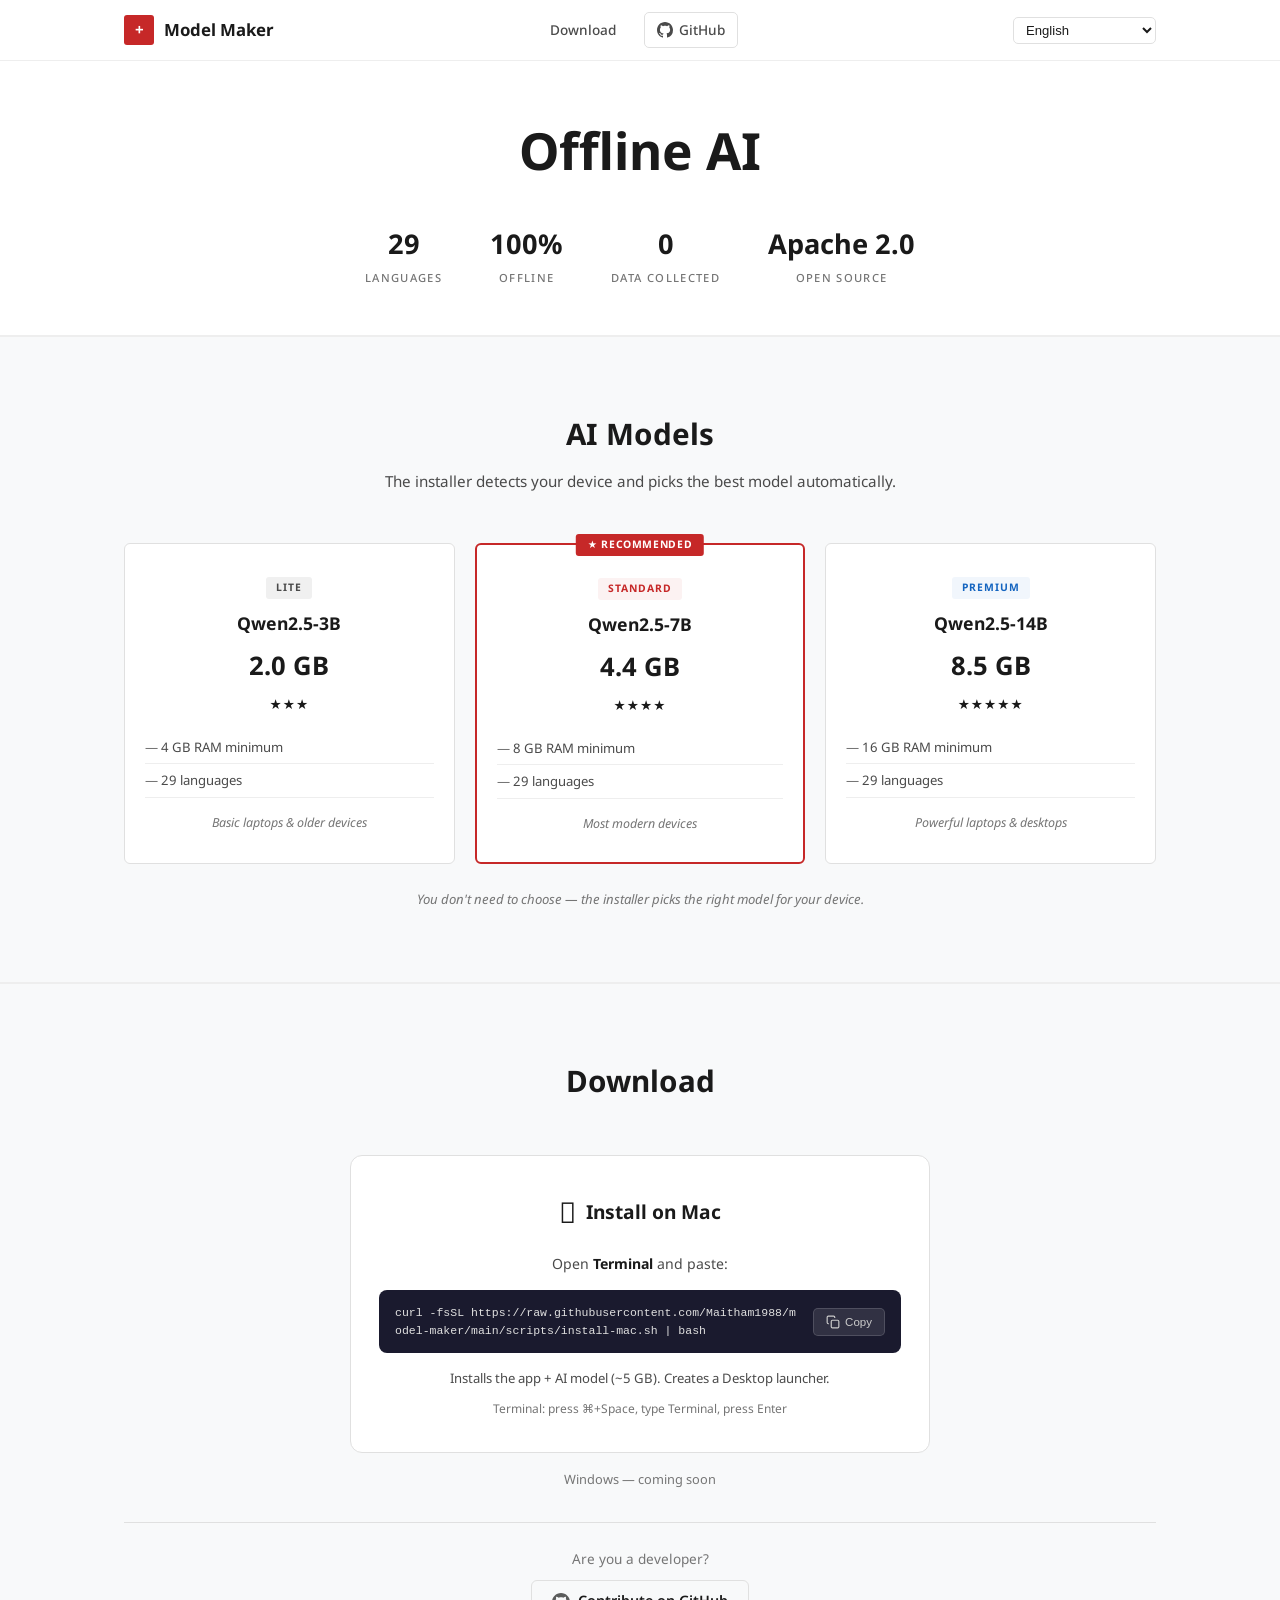
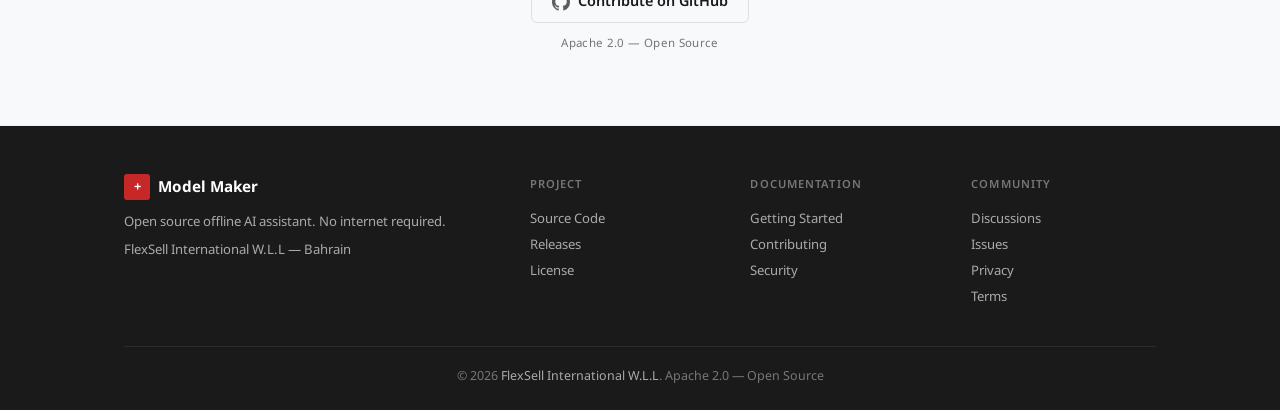
<file: website/index.html>
<!DOCTYPE html>
<html lang="en" dir="ltr">
<head>
    <meta charset="UTF-8">
    <meta name="viewport" content="width=device-width, initial-scale=1.0">
    <meta name="description" content="Model Maker — Open source offline AI assistant. Runs on your device. No internet. No data collection. 29 languages.">
    <meta name="keywords" content="offline AI, survival AI, humanitarian AI, open source, emergency AI, engineering AI">
    <meta name="author" content="FlexSell International W.L.L">
    <meta property="og:title" content="Model Maker — Offline AI">
    <meta property="og:description" content="Open source offline AI that works without internet. For emergencies, survival, and general use. 29 languages.">
    <meta property="og:type" content="website">
    <link rel="icon" type="image/svg+xml" href="assets/favicon.svg">
    <title>Model Maker — Offline AI</title>
    <link rel="preconnect" href="https://fonts.googleapis.com">
    <link rel="preconnect" href="https://fonts.gstatic.com" crossorigin>
    <link href="https://fonts.googleapis.com/css2?family=Noto+Sans:ital,wght@0,400;0,600;0,700;1,400&family=Noto+Sans+Arabic:wght@400;600;700&family=Noto+Sans+Devanagari:wght@400;600;700&family=Noto+Sans+Bengali:wght@400;600;700&family=Noto+Sans+Thai:wght@400;600;700&display=swap" rel="stylesheet">
    <link rel="stylesheet" href="css/style.css">
</head>
<body>

<!-- ─── Navigation ─────────────────────────────────────────── -->
<nav class="navbar" id="navbar">
    <div class="nav-container">
        <a href="#" class="nav-logo">
            <span class="logo-icon">+</span>
            <span class="logo-text">Model Maker</span>
        </a>
        <div class="nav-links" id="navLinks">
            <a href="#download" data-i18n="nav_download">Download</a>
            <a href="https://github.com/Maitham1988/model-maker" class="nav-github" target="_blank" rel="noopener">
                <svg width="16" height="16" viewBox="0 0 16 16" fill="currentColor"><path d="M8 0C3.58 0 0 3.58 0 8c0 3.54 2.29 6.53 5.47 7.59.4.07.55-.17.55-.38 0-.19-.01-.82-.01-1.49-2.01.37-2.53-.49-2.69-.94-.09-.23-.48-.94-.82-1.13-.28-.15-.68-.52-.01-.53.63-.01 1.08.58 1.23.82.72 1.21 1.87.87 2.33.66.07-.52.28-.87.51-1.07-1.78-.2-3.64-.89-3.64-3.95 0-.87.31-1.59.82-2.15-.08-.2-.36-1.02.08-2.12 0 0 .67-.21 2.2.82.64-.18 1.32-.27 2-.27.68 0 1.36.09 2 .27 1.53-1.04 2.2-.82 2.2-.82.44 1.1.16 1.92.08 2.12.51.56.82 1.27.82 2.15 0 3.07-1.87 3.75-3.65 3.95.29.25.54.73.54 1.48 0 1.07-.01 1.93-.01 2.2 0 .21.15.46.55.38A8.013 8.013 0 0016 8c0-4.42-3.58-8-8-8z"/></svg>
                GitHub
            </a>
        </div>
        <div class="nav-right">
            <select id="langSwitcher" class="lang-switcher" aria-label="Language">
                <option value="en">English</option>
                <option value="ar">العربية</option>
                <option value="fr">Français</option>
                <option value="es">Español</option>
                <option value="de">Deutsch</option>
                <option value="zh">中文</option>
                <option value="ja">日本語</option>
                <option value="ko">한국어</option>
                <option value="hi">हिन्दी</option>
                <option value="ur">اردو</option>
                <option value="fa">فارسی</option>
                <option value="tr">Türkçe</option>
                <option value="ru">Русский</option>
                <option value="pt">Português</option>
                <option value="it">Italiano</option>
                <option value="nl">Nederlands</option>
                <option value="pl">Polski</option>
                <option value="uk">Українська</option>
                <option value="ms">Bahasa Melayu</option>
                <option value="id">Bahasa Indonesia</option>
                <option value="th">ภาษาไทย</option>
                <option value="vi">Tiếng Việt</option>
                <option value="bn">বাংলা</option>
                <option value="ta">தமிழ்</option>
                <option value="sw">Kiswahili</option>
                <option value="he">עברית</option>
                <option value="ku">Kurdî</option>
                <option value="ps">پښتو</option>
            </select>
            <button class="nav-toggle" id="navToggle" aria-label="Menu">
                <span></span><span></span><span></span>
            </button>
        </div>
    </div>
</nav>

<!-- ─── Hero (Stats Only) ───────────────────────────────────── -->
<section class="hero" id="hero">
    <div class="container hero-content">
        <h1 class="hero-title" style="margin-bottom:40px">
            <span data-i18n="hero_title">Offline AI</span>
        </h1>
        <div class="hero-stats">
            <div class="stat">
                <span class="stat-number">29</span>
                <span class="stat-label" data-i18n="hero_stat_languages">Languages</span>
            </div>
            <div class="stat">
                <span class="stat-number">100%</span>
                <span class="stat-label" data-i18n="hero_stat_offline">Offline</span>
            </div>
            <div class="stat">
                <span class="stat-number">0</span>
                <span class="stat-label" data-i18n="hero_stat_tracking">Data Collected</span>
            </div>
            <div class="stat">
                <span class="stat-number">Apache 2.0</span>
                <span class="stat-label" data-i18n="hero_stat_opensource">Open Source</span>
            </div>
        </div>
    </div>
</section>

<!-- ─── Models ──────────────────────────────────────────────── -->
<section class="section models-section" id="models">
    <div class="container">
        <div class="section-header">
            <h2 data-i18n="models_title_v2">AI Models</h2>
            <p data-i18n="models_subtitle_v2">The installer auto-detects your device and picks the best model. Here's what powers Model Maker.</p>
        </div>
        <div class="models-grid">
            <div class="model-card">
                <div class="model-tier lite"><span data-i18n="model_lite">Lite</span></div>
                <h3>Qwen2.5-3B</h3>
                <div class="model-size">2.0 GB</div>
                <div class="model-stars">&#9733;&#9733;&#9733;</div>
                <ul class="model-specs"><li data-i18n="model_ram_4">4 GB RAM minimum</li><li data-i18n="model_languages">29 languages</li></ul>
                <div class="model-best" data-i18n="model_lite_best">Older phones &amp; basic laptops</div>
            </div>
            <div class="model-card model-card-featured">
                <div class="model-badge" data-i18n="model_recommended">&#9733; Recommended</div>
                <div class="model-tier standard"><span data-i18n="model_standard">Standard</span></div>
                <h3>Qwen2.5-7B</h3>
                <div class="model-size">4.4 GB</div>
                <div class="model-stars">&#9733;&#9733;&#9733;&#9733;</div>
                <ul class="model-specs"><li data-i18n="model_ram_8">8 GB RAM minimum</li><li data-i18n="model_languages">29 languages</li></ul>
                <div class="model-best" data-i18n="model_standard_best">Most modern devices</div>
            </div>
            <div class="model-card">
                <div class="model-tier premium"><span data-i18n="model_premium">Premium</span></div>
                <h3>Qwen2.5-14B</h3>
                <div class="model-size">8.5 GB</div>
                <div class="model-stars">&#9733;&#9733;&#9733;&#9733;&#9733;</div>
                <ul class="model-specs"><li data-i18n="model_ram_16">16 GB RAM minimum</li><li data-i18n="model_languages">29 languages</li></ul>
                <div class="model-best" data-i18n="model_premium_best">Powerful laptops &amp; desktops</div>
            </div>
        </div>
        <p class="models-auto-note" data-i18n="models_auto_note">You don't need to choose — the installer picks the right model for your device automatically.</p>
    </div>
</section>

<!-- ─── Download ───────────────────────────────────────────── -->
<section class="section download-section" id="download">
    <div class="container">
        <div class="section-header">
            <h2 data-i18n="download_title">Download</h2>
        </div>

        <!-- Main Download -->
        <div class="download-main">
            <div class="download-mac-box">
                <div class="download-mac-header">
                    <span class="download-mac-icon">&#63743;</span>
                    <span data-i18n="download_mac_label">Install on Mac</span>
                </div>
                <p class="download-mac-instruction"><span data-i18n="download_mac_howto">Open Terminal and paste:</span></p>
                <div class="download-cmd-box" onclick="copyInstallCmd(this)">
                    <code>curl -fsSL https://raw.githubusercontent.com/Maitham1988/model-maker/main/scripts/install-mac.sh | bash</code>
                    <button class="download-copy-btn" aria-label="Copy">
                        <svg width="16" height="16" viewBox="0 0 24 24" fill="none" stroke="currentColor" stroke-width="2"><rect x="9" y="9" width="13" height="13" rx="2"/><path d="M5 15H4a2 2 0 01-2-2V4a2 2 0 012-2h9a2 2 0 012 2v1"/></svg>
                        <span data-i18n="download_copy">Copy</span>
                    </button>
                </div>
                <p class="download-mac-steps" data-i18n="download_mac_steps_v2">Installs the app + AI model (~5 GB). Creates a Desktop launcher. Done.</p>
                <p class="download-mac-hint" data-i18n="download_mac_hint">Terminal: press &#8984;+Space, type Terminal, press Enter</p>
            </div>
            <p class="download-windows-note" data-i18n="download_win_desc">Windows &mdash; coming soon</p>
        </div>

        <!-- Developer / Open Source -->
        <div class="download-developer">
            <p data-i18n="download_dev_tip">Are you a developer?</p>
            <a href="https://github.com/Maitham1988/model-maker" class="download-github-link" target="_blank" rel="noopener">
                <svg width="18" height="18" viewBox="0 0 16 16" fill="currentColor"><path d="M8 0C3.58 0 0 3.58 0 8c0 3.54 2.29 6.53 5.47 7.59.4.07.55-.17.55-.38 0-.19-.01-.82-.01-1.49-2.01.37-2.53-.49-2.69-.94-.09-.23-.48-.94-.82-1.13-.28-.15-.68-.52-.01-.53.63-.01 1.08.58 1.23.82.72 1.21 1.87.87 2.33.66.07-.52.28-.87.51-1.07-1.78-.2-3.64-.89-3.64-3.95 0-.87.31-1.59.82-2.15-.08-.2-.36-1.02.08-2.12 0 0 .67-.21 2.2.82.64-.18 1.32-.27 2-.27.68 0 1.36.09 2 .27 1.53-1.04 2.2-.82 2.2-.82.44 1.1.16 1.92.08 2.12.51.56.82 1.27.82 2.15 0 3.07-1.87 3.75-3.65 3.95.29.25.54.73.54 1.48 0 1.07-.01 1.93-.01 2.2 0 .21.15.46.55.38A8.013 8.013 0 0016 8c0-4.42-3.58-8-8-8z"/></svg>
                <span data-i18n="download_dev_github">Contribute on GitHub</span>
            </a>
            <span class="download-dev-badge">Apache 2.0 &mdash; Open Source</span>
        </div>
    </div>
</section>

<!-- ─── Footer ─────────────────────────────────────────────── -->
<footer class="footer">
    <div class="container">
        <div class="footer-grid">
            <div class="footer-brand">
                <div class="footer-logo">
                    <span class="logo-icon">+</span>
                    <span class="logo-text">Model Maker</span>
                </div>
                <p data-i18n="footer_desc">Open source offline AI assistant. Works without internet.</p>
                <p class="footer-org">
                    <a href="https://flexsell.com" target="_blank" rel="noopener">FlexSell International W.L.L</a>
                    &mdash; Bahrain
                </p>
            </div>
            <div class="footer-links">
                <h4 data-i18n="footer_project">Project</h4>
                <a href="https://github.com/Maitham1988/model-maker" data-i18n="footer_source">Source Code</a>
                <a href="https://github.com/Maitham1988/model-maker/releases">Releases</a>
                <a href="https://github.com/Maitham1988/model-maker/blob/main/LICENSE">License</a>
            </div>
            <div class="footer-links">
                <h4 data-i18n="footer_docs">Documentation</h4>
                <a href="https://github.com/Maitham1988/model-maker/blob/main/docs/getting-started.md">Getting Started</a>
                <a href="https://github.com/Maitham1988/model-maker/blob/main/CONTRIBUTING.md">Contributing</a>
                <a href="https://github.com/Maitham1988/model-maker/blob/main/SECURITY.md">Security</a>
            </div>
            <div class="footer-links">
                <h4 data-i18n="footer_community">Community</h4>
                <a href="https://github.com/Maitham1988/model-maker/discussions">Discussions</a>
                <a href="https://github.com/Maitham1988/model-maker/issues">Issues</a>
                <a href="privacy.html">Privacy</a>
                <a href="terms.html">Terms</a>
            </div>
        </div>
        <div class="footer-bottom">
            <p>&copy; 2026 <a href="https://flexsell.com" target="_blank" rel="noopener">FlexSell International W.L.L</a>. <span data-i18n="footer_rights">Apache 2.0 &mdash; Open Source</span></p>
        </div>
    </div>
</footer>

<script src="js/i18n.js"></script>
<script src="js/main.js"></script>
</body>
</html>
</file>
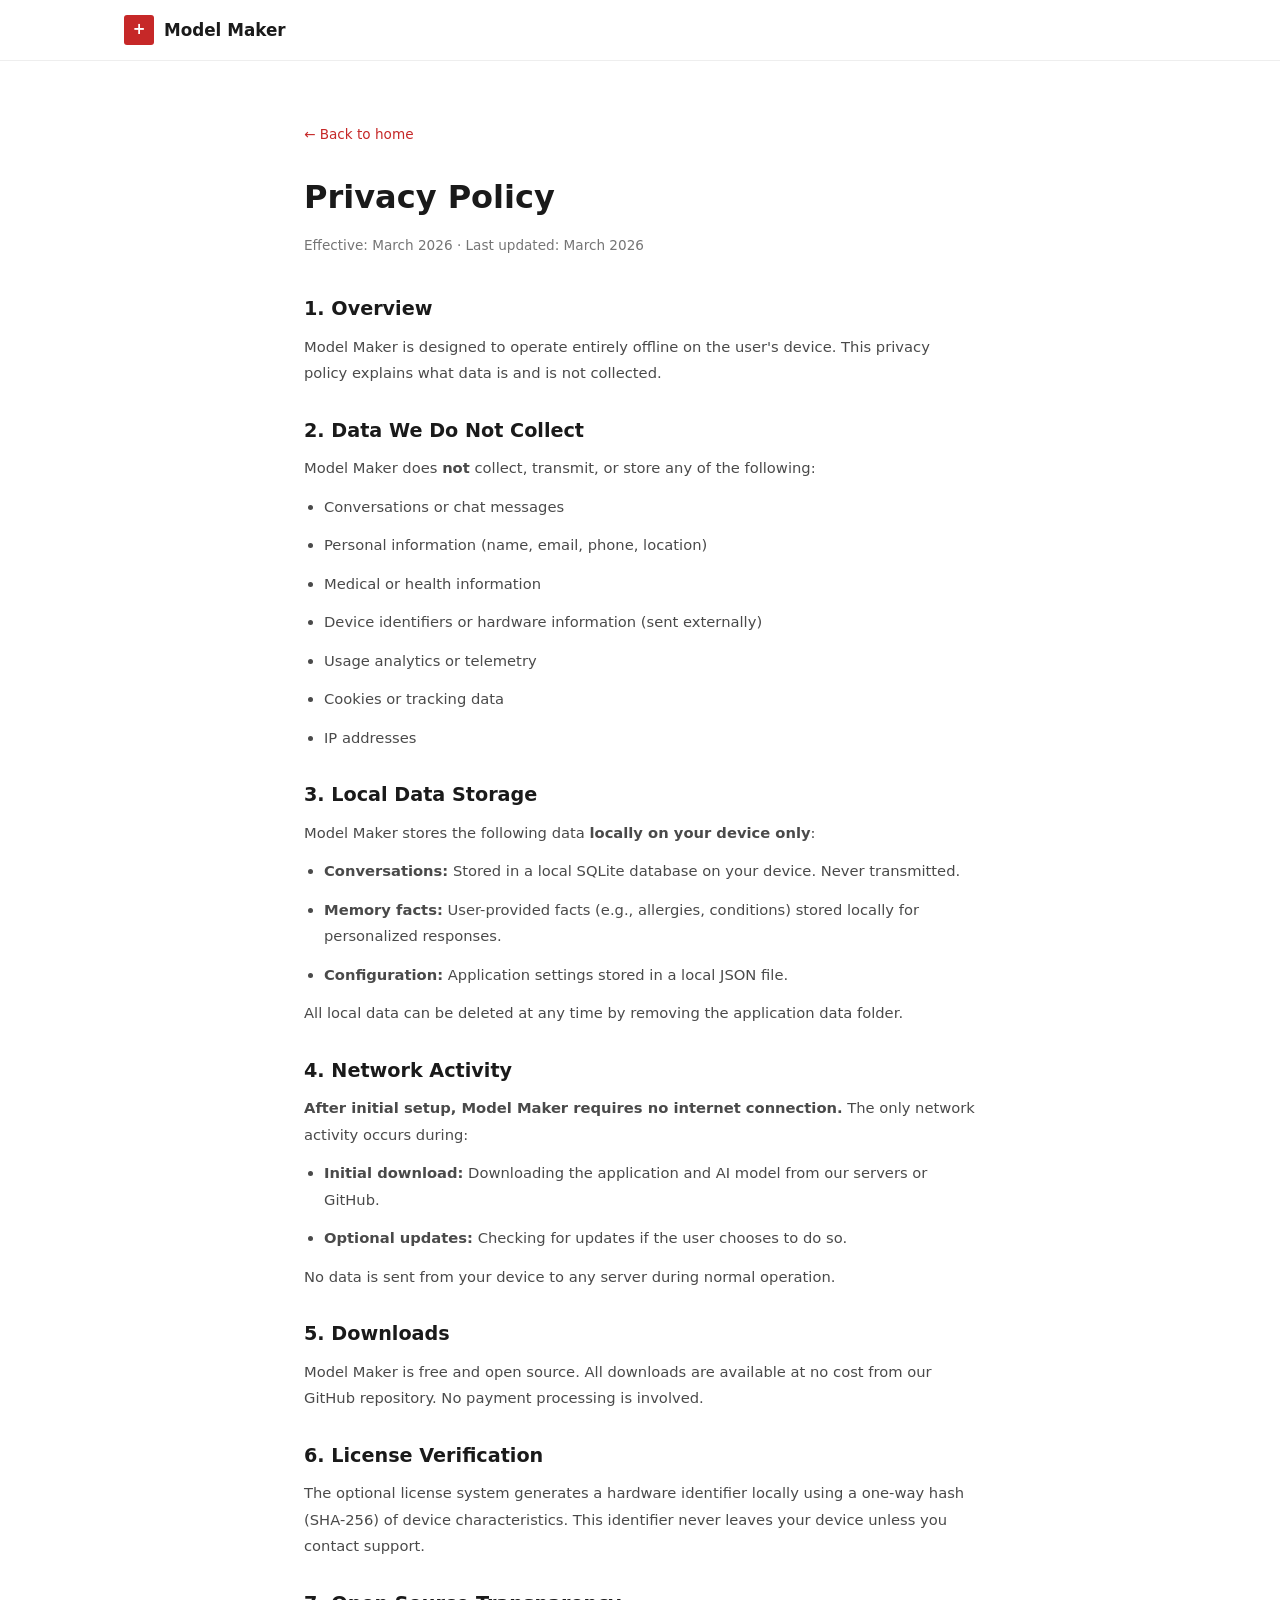
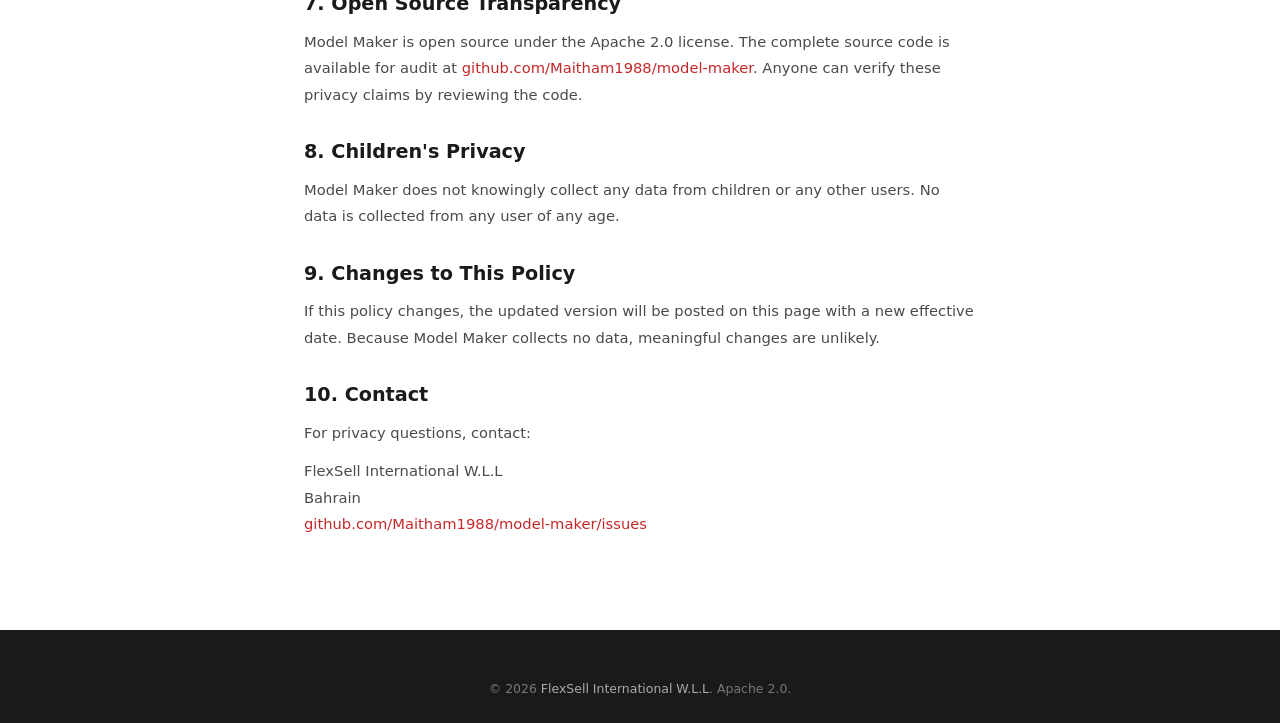
<file: website/privacy.html>
<!DOCTYPE html>
<html lang="en" dir="ltr">
<head>
    <meta charset="UTF-8">
    <meta name="viewport" content="width=device-width, initial-scale=1.0">
    <meta name="description" content="Model Maker Privacy Policy — No data collection, no telemetry, fully offline.">
    <link rel="icon" type="image/svg+xml" href="assets/favicon.svg">
    <title>Privacy Policy — Model Maker</title>
    <link rel="stylesheet" href="css/style.css">
    <style>
        .legal { max-width: 720px; margin: 0 auto; padding: 120px 24px 80px; }
        .legal h1 { font-family: var(--font-heading); font-size: 2rem; margin-bottom: 8px; }
        .legal .updated { color: var(--text-muted); font-size: 0.85rem; margin-bottom: 36px; }
        .legal h2 { font-family: var(--font-heading); font-size: 1.2rem; margin: 28px 0 8px; }
        .legal p, .legal li { color: var(--text-secondary); font-size: 0.92rem; line-height: 1.8; margin-bottom: 12px; }
        .legal ul { padding-left: 20px; margin-bottom: 12px; }
        .legal a { color: var(--emergency-red); }
        .back-link { display: inline-block; margin-bottom: 24px; font-size: 0.85rem; }
    </style>
</head>
<body>
<nav class="navbar" id="navbar">
    <div class="nav-container">
        <a href="/" class="nav-logo">
            <span class="logo-icon">+</span>
            <span class="logo-text">Model Maker</span>
        </a>
    </div>
</nav>

<main class="legal">
    <a href="/" class="back-link">&larr; Back to home</a>
    <h1>Privacy Policy</h1>
    <p class="updated">Effective: March 2026 &middot; Last updated: March 2026</p>

    <h2>1. Overview</h2>
    <p>Model Maker is designed to operate entirely offline on the user's device. This privacy policy explains what data is and is not collected.</p>

    <h2>2. Data We Do Not Collect</h2>
    <p>Model Maker does <strong>not</strong> collect, transmit, or store any of the following:</p>
    <ul>
        <li>Conversations or chat messages</li>
        <li>Personal information (name, email, phone, location)</li>
        <li>Medical or health information</li>
        <li>Device identifiers or hardware information (sent externally)</li>
        <li>Usage analytics or telemetry</li>
        <li>Cookies or tracking data</li>
        <li>IP addresses</li>
    </ul>

    <h2>3. Local Data Storage</h2>
    <p>Model Maker stores the following data <strong>locally on your device only</strong>:</p>
    <ul>
        <li><strong>Conversations:</strong> Stored in a local SQLite database on your device. Never transmitted.</li>
        <li><strong>Memory facts:</strong> User-provided facts (e.g., allergies, conditions) stored locally for personalized responses.</li>
        <li><strong>Configuration:</strong> Application settings stored in a local JSON file.</li>
    </ul>
    <p>All local data can be deleted at any time by removing the application data folder.</p>

    <h2>4. Network Activity</h2>
    <p><strong>After initial setup, Model Maker requires no internet connection.</strong> The only network activity occurs during:</p>
    <ul>
        <li><strong>Initial download:</strong> Downloading the application and AI model from our servers or GitHub.</li>
        <li><strong>Optional updates:</strong> Checking for updates if the user chooses to do so.</li>
    </ul>
    <p>No data is sent from your device to any server during normal operation.</p>

    <h2>5. Downloads</h2>
    <p>Model Maker is free and open source. All downloads are available at no cost from our GitHub repository. No payment processing is involved.</p>

    <h2>6. License Verification</h2>
    <p>The optional license system generates a hardware identifier locally using a one-way hash (SHA-256) of device characteristics. This identifier never leaves your device unless you contact support.</p>

    <h2>7. Open Source Transparency</h2>
    <p>Model Maker is open source under the Apache 2.0 license. The complete source code is available for audit at <a href="https://github.com/Maitham1988/model-maker">github.com/Maitham1988/model-maker</a>. Anyone can verify these privacy claims by reviewing the code.</p>

    <h2>8. Children's Privacy</h2>
    <p>Model Maker does not knowingly collect any data from children or any other users. No data is collected from any user of any age.</p>

    <h2>9. Changes to This Policy</h2>
    <p>If this policy changes, the updated version will be posted on this page with a new effective date. Because Model Maker collects no data, meaningful changes are unlikely.</p>

    <h2>10. Contact</h2>
    <p>For privacy questions, contact:</p>
    <p>
        FlexSell International W.L.L<br>
        Bahrain<br>
        <a href="https://github.com/Maitham1988/model-maker/issues">github.com/Maitham1988/model-maker/issues</a>
    </p>
</main>

<footer class="footer">
    <div class="container">
        <div class="footer-bottom" style="border: none; padding: 0;">
            <p>&copy; 2026 <a href="https://flexsell.com" target="_blank" rel="noopener">FlexSell International W.L.L</a>. Apache 2.0.</p>
        </div>
    </div>
</footer>
</body>
</html>
</file>
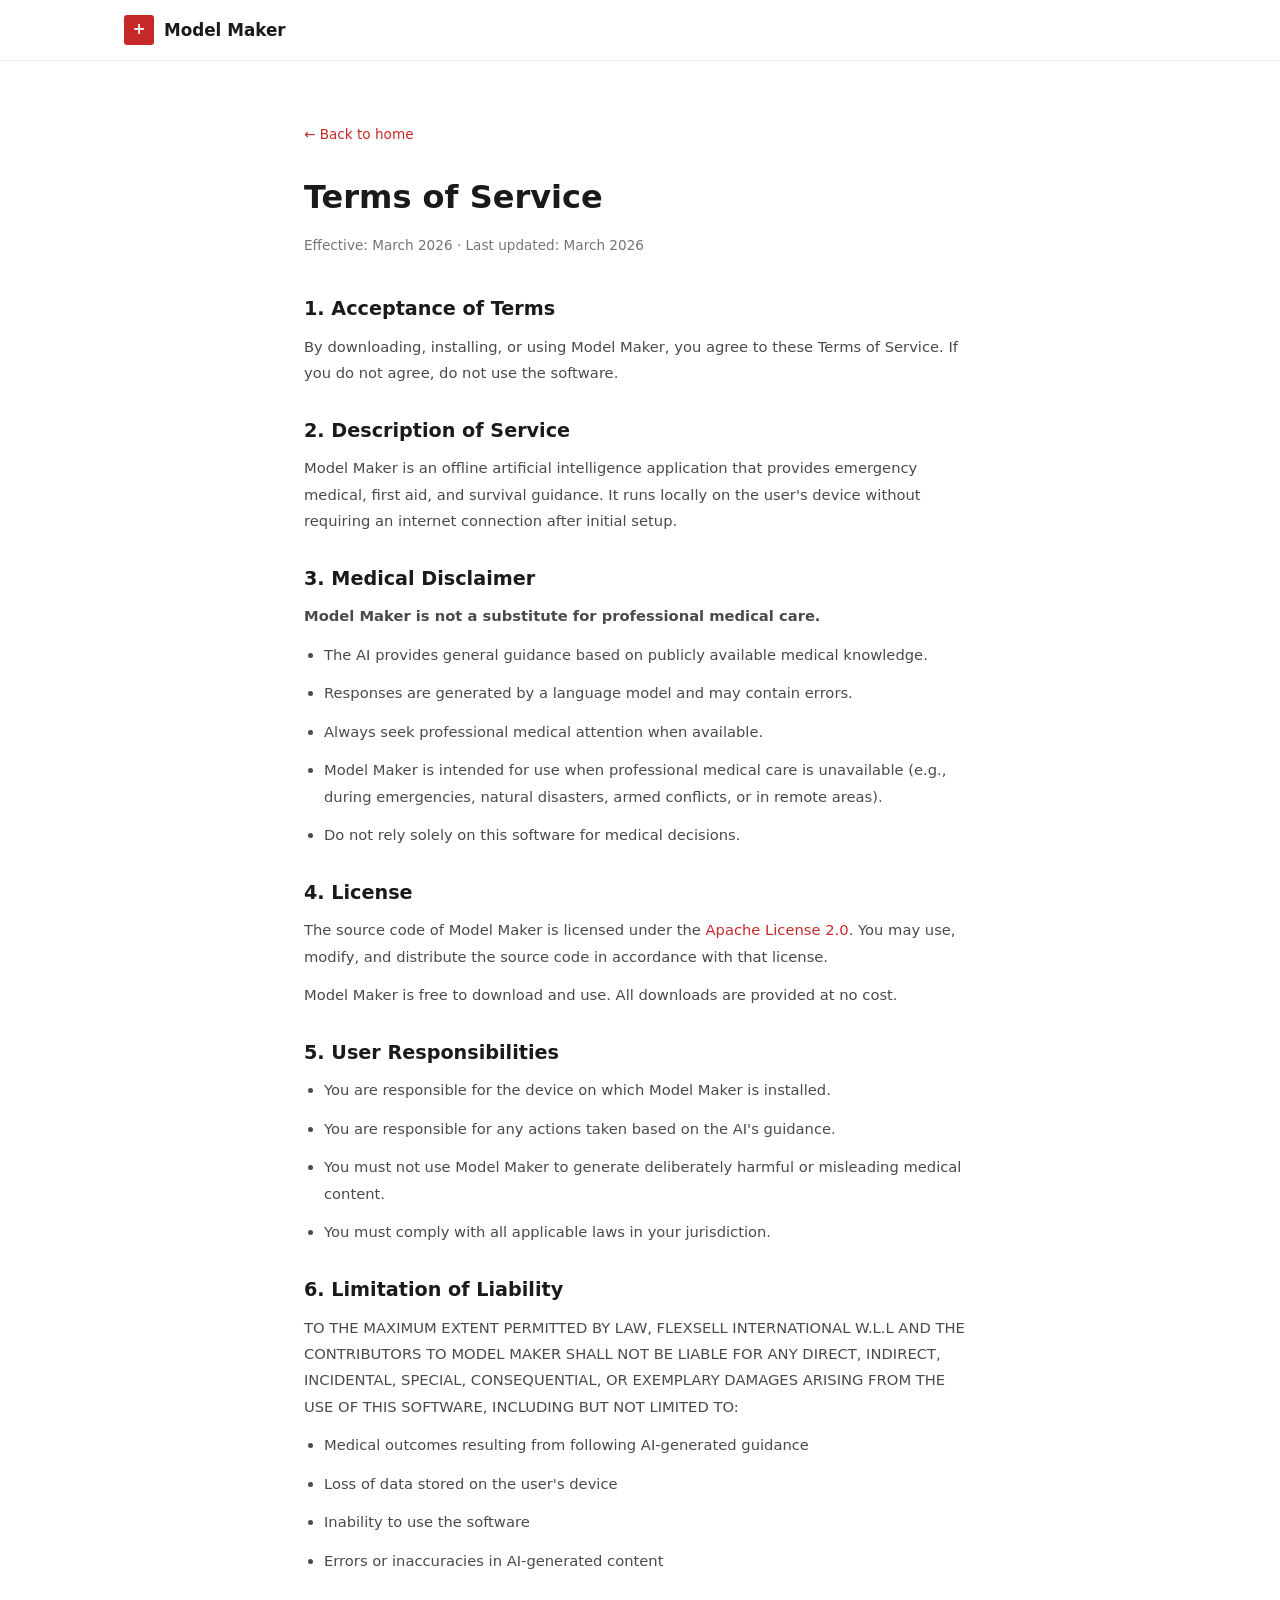
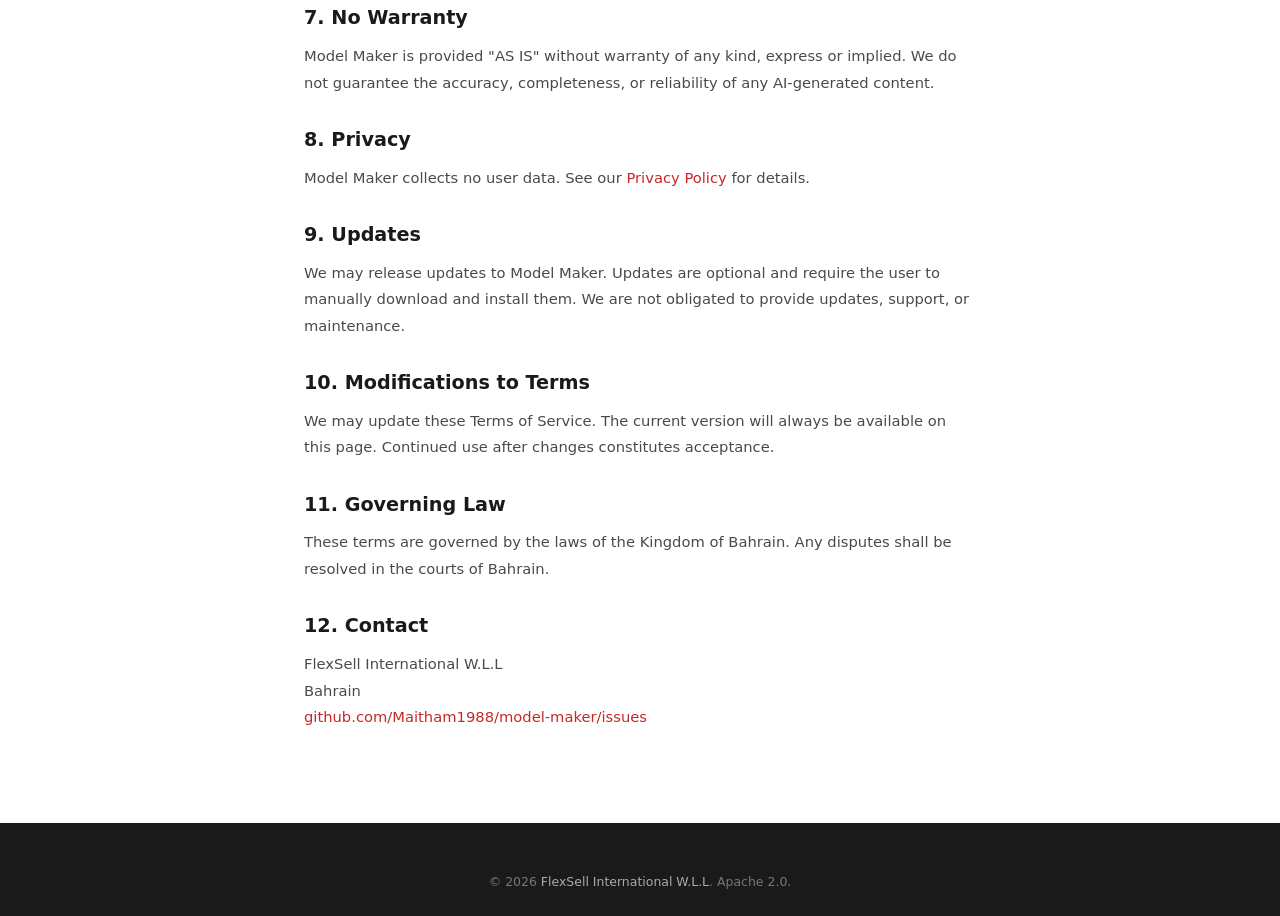
<file: website/terms.html>
<!DOCTYPE html>
<html lang="en" dir="ltr">
<head>
    <meta charset="UTF-8">
    <meta name="viewport" content="width=device-width, initial-scale=1.0">
    <meta name="description" content="Model Maker Terms of Service — Emergency AI assistant usage terms.">
    <link rel="icon" type="image/svg+xml" href="assets/favicon.svg">
    <title>Terms of Service — Model Maker</title>
    <link rel="stylesheet" href="css/style.css">
    <style>
        .legal { max-width: 720px; margin: 0 auto; padding: 120px 24px 80px; }
        .legal h1 { font-family: var(--font-heading); font-size: 2rem; margin-bottom: 8px; }
        .legal .updated { color: var(--text-muted); font-size: 0.85rem; margin-bottom: 36px; }
        .legal h2 { font-family: var(--font-heading); font-size: 1.2rem; margin: 28px 0 8px; }
        .legal p, .legal li { color: var(--text-secondary); font-size: 0.92rem; line-height: 1.8; margin-bottom: 12px; }
        .legal ul { padding-left: 20px; margin-bottom: 12px; }
        .legal a { color: var(--emergency-red); }
        .back-link { display: inline-block; margin-bottom: 24px; font-size: 0.85rem; }
    </style>
</head>
<body>
<nav class="navbar" id="navbar">
    <div class="nav-container">
        <a href="/" class="nav-logo">
            <span class="logo-icon">+</span>
            <span class="logo-text">Model Maker</span>
        </a>
    </div>
</nav>

<main class="legal">
    <a href="/" class="back-link">&larr; Back to home</a>
    <h1>Terms of Service</h1>
    <p class="updated">Effective: March 2026 &middot; Last updated: March 2026</p>

    <h2>1. Acceptance of Terms</h2>
    <p>By downloading, installing, or using Model Maker, you agree to these Terms of Service. If you do not agree, do not use the software.</p>

    <h2>2. Description of Service</h2>
    <p>Model Maker is an offline artificial intelligence application that provides emergency medical, first aid, and survival guidance. It runs locally on the user's device without requiring an internet connection after initial setup.</p>

    <h2>3. Medical Disclaimer</h2>
    <p><strong>Model Maker is not a substitute for professional medical care.</strong></p>
    <ul>
        <li>The AI provides general guidance based on publicly available medical knowledge.</li>
        <li>Responses are generated by a language model and may contain errors.</li>
        <li>Always seek professional medical attention when available.</li>
        <li>Model Maker is intended for use when professional medical care is unavailable (e.g., during emergencies, natural disasters, armed conflicts, or in remote areas).</li>
        <li>Do not rely solely on this software for medical decisions.</li>
    </ul>

    <h2>4. License</h2>
    <p>The source code of Model Maker is licensed under the <a href="https://www.apache.org/licenses/LICENSE-2.0">Apache License 2.0</a>. You may use, modify, and distribute the source code in accordance with that license.</p>
    <p>Model Maker is free to download and use. All downloads are provided at no cost.</p>

    <h2>5. User Responsibilities</h2>
    <ul>
        <li>You are responsible for the device on which Model Maker is installed.</li>
        <li>You are responsible for any actions taken based on the AI's guidance.</li>
        <li>You must not use Model Maker to generate deliberately harmful or misleading medical content.</li>
        <li>You must comply with all applicable laws in your jurisdiction.</li>
    </ul>

    <h2>6. Limitation of Liability</h2>
    <p>TO THE MAXIMUM EXTENT PERMITTED BY LAW, FLEXSELL INTERNATIONAL W.L.L AND THE CONTRIBUTORS TO MODEL MAKER SHALL NOT BE LIABLE FOR ANY DIRECT, INDIRECT, INCIDENTAL, SPECIAL, CONSEQUENTIAL, OR EXEMPLARY DAMAGES ARISING FROM THE USE OF THIS SOFTWARE, INCLUDING BUT NOT LIMITED TO:</p>
    <ul>
        <li>Medical outcomes resulting from following AI-generated guidance</li>
        <li>Loss of data stored on the user's device</li>
        <li>Inability to use the software</li>
        <li>Errors or inaccuracies in AI-generated content</li>
    </ul>

    <h2>7. No Warranty</h2>
    <p>Model Maker is provided "AS IS" without warranty of any kind, express or implied. We do not guarantee the accuracy, completeness, or reliability of any AI-generated content.</p>

    <h2>8. Privacy</h2>
    <p>Model Maker collects no user data. See our <a href="privacy.html">Privacy Policy</a> for details.</p>

    <h2>9. Updates</h2>
    <p>We may release updates to Model Maker. Updates are optional and require the user to manually download and install them. We are not obligated to provide updates, support, or maintenance.</p>

    <h2>10. Modifications to Terms</h2>
    <p>We may update these Terms of Service. The current version will always be available on this page. Continued use after changes constitutes acceptance.</p>

    <h2>11. Governing Law</h2>
    <p>These terms are governed by the laws of the Kingdom of Bahrain. Any disputes shall be resolved in the courts of Bahrain.</p>

    <h2>12. Contact</h2>
    <p>
        FlexSell International W.L.L<br>
        Bahrain<br>
        <a href="https://github.com/Maitham1988/model-maker/issues">github.com/Maitham1988/model-maker/issues</a>
    </p>
</main>

<footer class="footer">
    <div class="container">
        <div class="footer-bottom" style="border: none; padding: 0;">
            <p>&copy; 2026 <a href="https://flexsell.com" target="_blank" rel="noopener">FlexSell International W.L.L</a>. Apache 2.0.</p>
        </div>
    </div>
</footer>
</body>
</html>
</file>
<file: website/css/style.css>
/* ──────────────────────────────────────────────────────────────
   Model Maker — WHO/Red Cross Inspired Design
   White, formal, emergency-authoritative, minimal
   ────────────────────────────────────────────────────────────── */

:root {
    --white: #ffffff;
    --off-white: #f8f9fa;
    --light-gray: #f0f0f0;
    --mid-gray: #e0e0e0;
    --text-primary: #1a1a1a;
    --text-secondary: #4a4a4a;
    --text-muted: #757575;
    --emergency-red: #c62828;
    --emergency-red-dark: #b71c1c;
    --emergency-red-bg: rgba(198, 40, 40, 0.06);
    --trust-blue: #1565c0;
    --trust-blue-bg: rgba(21, 101, 192, 0.06);
    --success-green: #2e7d32;
    --border: #e0e0e0;
    --border-light: #eeeeee;
    --shadow-sm: 0 1px 3px rgba(0,0,0,0.08);
    --shadow-md: 0 4px 12px rgba(0,0,0,0.08);
    --font-body: 'Noto Sans', 'Noto Sans Arabic', 'Noto Sans Devanagari', 'Noto Sans Bengali', 'Noto Sans Thai', -apple-system, BlinkMacSystemFont, 'Segoe UI', system-ui, sans-serif;
    --font-heading: 'Noto Sans', 'Noto Sans Arabic', 'Noto Sans Devanagari', 'Noto Sans Bengali', 'Noto Sans Thai', -apple-system, system-ui, sans-serif;
    --font-mono: 'SF Mono', 'Fira Code', 'Consolas', monospace;
    --container-max: 1080px;
    --nav-height: 60px;
}

*, *::before, *::after { margin: 0; padding: 0; box-sizing: border-box; }
html { scroll-behavior: smooth; }

body {
    font-family: var(--font-body);
    font-size: 16px;
    line-height: 1.7;
    color: var(--text-primary);
    background: var(--white);
    -webkit-font-smoothing: antialiased;
}

[dir="rtl"] body { direction: rtl; text-align: right; }
[dir="rtl"] .nav-links { flex-direction: row-reverse; }
[dir="rtl"] .model-specs { text-align: right; }
[dir="rtl"] .download-source-code { text-align: right; direction: ltr; }

a { text-decoration: none; color: var(--emergency-red); transition: color 0.2s; }
a:hover { color: var(--text-primary); }
::selection { background: var(--emergency-red); color: white; }

.container { max-width: var(--container-max); margin: 0 auto; padding: 0 24px; }
.hidden { display: none !important; }

/* ── Navigation ────────────────────────────────────────────── */
.navbar {
    position: fixed; top: 0; left: 0; right: 0; z-index: 1000;
    background: rgba(255,255,255,0.96);
    backdrop-filter: blur(12px); -webkit-backdrop-filter: blur(12px);
    border-bottom: 1px solid var(--border-light);
}
.navbar.scrolled { box-shadow: var(--shadow-sm); }

.nav-container {
    max-width: var(--container-max); margin: 0 auto; padding: 0 24px;
    display: flex; align-items: center; justify-content: space-between;
    height: var(--nav-height);
}

.nav-logo {
    display: flex; align-items: center; gap: 10px;
    color: var(--text-primary); font-weight: 700; font-size: 1.05rem;
}

.logo-icon {
    display: inline-flex; align-items: center; justify-content: center;
    width: 30px; height: 30px; background: var(--emergency-red);
    color: white; border-radius: 3px; font-size: 0.95rem; line-height: 1;
}

.nav-links { display: flex; align-items: center; gap: 28px; }
.nav-links a { color: var(--text-secondary); font-size: 0.85rem; font-weight: 500; }
.nav-links a:hover { color: var(--text-primary); }

.nav-github {
    display: flex; align-items: center; gap: 6px;
    padding: 5px 12px; border: 1px solid var(--border);
    border-radius: 5px; font-size: 0.8rem; color: var(--text-secondary);
}
.nav-github:hover { border-color: var(--text-primary); color: var(--text-primary); }

.nav-right { display: flex; align-items: center; gap: 12px; }
.lang-switcher {
    background: var(--white); color: var(--text-primary);
    border: 1px solid var(--border); border-radius: 5px;
    padding: 4px 8px; font-size: 0.82rem; cursor: pointer; outline: none;
    min-width: 130px;
}

.nav-toggle {
    display: none; flex-direction: column; gap: 4px;
    background: none; border: none; cursor: pointer; padding: 4px;
}
.nav-toggle span {
    display: block; width: 20px; height: 2px;
    background: var(--text-primary); border-radius: 1px;
}

/* ── Hero ──────────────────────────────────────────────────── */
.hero {
    display: flex; align-items: center; justify-content: center;
    padding-top: var(--nav-height); background: var(--white);
    border-bottom: 1px solid var(--border-light);
}
.hero-bg, .hero-particles { display: none; }

.hero-content {
    text-align: center; padding: 60px 0 48px;
    max-width: 680px; margin: 0 auto;
}

.hero-badge {
    display: inline-block; padding: 4px 14px;
    background: var(--emergency-red-bg);
    border: 1px solid rgba(198,40,40,0.15);
    border-radius: 3px; color: var(--emergency-red);
    font-size: 0.72rem; font-weight: 600;
    margin-bottom: 28px; letter-spacing: 0.08em; text-transform: uppercase;
}

.hero-title {
    font-family: var(--font-heading);
    font-size: clamp(2.2rem, 5vw, 3.2rem);
    font-weight: 700; line-height: 1.2;
    margin-bottom: 20px; color: var(--text-primary);
}
.hero-title span { display: block; }
.hero-title-highlight {
    color: var(--emergency-red);
    -webkit-text-fill-color: var(--emergency-red);
    background: none;
}

.hero-subtitle {
    font-size: 1.05rem; color: var(--text-secondary);
    max-width: 560px; margin: 0 auto 36px; line-height: 1.8;
}

.hero-cta {
    display: flex; gap: 14px; justify-content: center;
    flex-wrap: wrap; margin-bottom: 52px;
}

.hero-stats {
    display: flex; gap: 48px; justify-content: center;
    flex-wrap: wrap;
}

.stat { display: flex; flex-direction: column; align-items: center; }
.stat-number {
    font-family: var(--font-heading);
    font-size: 1.7rem; font-weight: 700; color: var(--text-primary);
}
.stat-label {
    font-size: 0.7rem; color: var(--text-muted);
    text-transform: uppercase; letter-spacing: 0.12em; font-weight: 500;
}

.hero-scroll { position: absolute; bottom: 20px; left: 50%; transform: translateX(-50%); }
.hero-scroll a { color: var(--text-muted); }

/* ── Buttons ───────────────────────────────────────────────── */
.btn {
    display: inline-flex; align-items: center; justify-content: center; gap: 8px;
    padding: 11px 26px; border-radius: 5px; font-size: 0.88rem; font-weight: 600;
    cursor: pointer; transition: all 0.2s; border: none; white-space: nowrap;
}
.btn-primary { background: var(--emergency-red); color: white; }
.btn-primary:hover { background: var(--emergency-red-dark); color: white; box-shadow: var(--shadow-md); }
.btn-secondary { background: var(--white); color: var(--text-primary); border: 1px solid var(--border); }
.btn-secondary:hover { border-color: var(--text-primary); color: var(--text-primary); }
.btn-lg { padding: 13px 30px; font-size: 0.92rem; }

/* ── Sections ──────────────────────────────────────────────── */
.section { padding: 72px 0; }
.section-header { text-align: center; margin-bottom: 48px; }
.section-header h2 {
    font-family: var(--font-heading);
    font-size: 1.85rem; font-weight: 700; margin-bottom: 10px; color: var(--text-primary);
    background: none; -webkit-text-fill-color: var(--text-primary);
}
.section-header p {
    font-size: 0.95rem; color: var(--text-secondary);
    max-width: 540px; margin: 0 auto;
}

/* ── Why Section ───────────────────────────────────────────── */
.why-section {
    background: var(--off-white);
    border-top: 1px solid var(--border-light);
    border-bottom: 1px solid var(--border-light);
}
.why-grid {
    display: grid; grid-template-columns: repeat(3, 1fr);
    gap: 1px; background: var(--border-light); border: 1px solid var(--border-light);
}
.why-card { background: var(--white); padding: 36px 28px; }
.why-card:hover { background: var(--off-white); }
.why-icon {
    width: 36px; height: 36px; display: flex; align-items: center; justify-content: center;
    background: var(--emergency-red-bg); border-radius: 4px;
    margin-bottom: 14px; font-size: 1rem;
}
.why-card h3 {
    font-family: var(--font-heading);
    font-size: 1.05rem; font-weight: 700; margin-bottom: 6px;
}
.why-card p { color: var(--text-secondary); font-size: 0.875rem; line-height: 1.7; }

/* ── Features ──────────────────────────────────────────────── */
.features-grid {
    display: grid; grid-template-columns: repeat(3, 1fr); gap: 28px;
}
.feature-card {
    padding: 20px 0; border-top: 2px solid var(--text-primary);
}
.feature-icon { display: none; }
.feature-card h3 {
    font-family: var(--font-heading);
    font-size: 0.95rem; font-weight: 700; margin-bottom: 6px;
}
.feature-card p { color: var(--text-secondary); font-size: 0.85rem; line-height: 1.7; }

/* ── Models ────────────────────────────────────────────────── */
.models-section {
    background: var(--off-white);
    border-top: 1px solid var(--border-light);
    border-bottom: 1px solid var(--border-light);
}
.models-grid {
    display: grid; grid-template-columns: repeat(3, 1fr); gap: 20px;
}
.model-card {
    background: var(--white); border: 1px solid var(--border);
    border-radius: 6px; padding: 28px 20px; text-align: center;
    position: relative;
}
.model-card:hover { box-shadow: var(--shadow-md); }
.model-card-featured { border-color: var(--emergency-red); border-width: 2px; }
.model-card-featured:hover { transform: none; }

.model-badge {
    position: absolute; top: -11px; left: 50%; transform: translateX(-50%);
    background: var(--emergency-red); color: white;
    padding: 2px 12px; border-radius: 3px; font-size: 0.65rem;
    font-weight: 700; text-transform: uppercase; letter-spacing: 0.06em;
}
.model-tier {
    display: inline-block; padding: 2px 10px; border-radius: 3px;
    font-size: 0.65rem; font-weight: 700; text-transform: uppercase;
    letter-spacing: 0.1em; margin-bottom: 10px;
}
.model-tier.lite { background: var(--light-gray); color: var(--text-secondary); }
.model-tier.standard { background: var(--emergency-red-bg); color: var(--emergency-red); }
.model-tier.premium { background: var(--trust-blue-bg); color: var(--trust-blue); }

.model-card h3 { font-family: var(--font-heading); font-size: 1.1rem; font-weight: 700; margin-bottom: 6px; }
.model-size { font-family: var(--font-heading); font-size: 1.6rem; font-weight: 700; margin-bottom: 4px; }
.model-stars { margin-bottom: 16px; font-size: 0.85rem; letter-spacing: 1px; }
.model-specs { list-style: none; text-align: left; margin-bottom: 14px; }
.model-specs li {
    padding: 5px 0; color: var(--text-secondary); font-size: 0.82rem;
    border-bottom: 1px solid var(--border-light);
}
.model-specs li::before { content: "— "; color: var(--text-muted); }
.model-best { color: var(--text-muted); font-size: 0.78rem; font-style: italic; }

/* ── Download ──────────────────────────────────────────────── */
.download-section {
    background: var(--off-white);
    border-top: 1px solid var(--border-light);
    border-bottom: 1px solid var(--border-light);
}
.download-steps { display: grid; grid-template-columns: repeat(3, 1fr); gap: 20px; margin-bottom: 36px; }
.download-step {
    background: var(--white); border: 1px solid var(--border);
    border-radius: 6px; padding: 24px 20px; text-align: center;
}
.step-number {
    display: inline-flex; align-items: center; justify-content: center;
    width: 36px; height: 36px; border-radius: 50%;
    background: var(--text-primary); color: white;
    font-size: 0.9rem; font-weight: 700; margin-bottom: 12px;
}
.download-step h3 { font-family: var(--font-heading); font-size: 0.95rem; font-weight: 700; margin-bottom: 4px; }
.download-step p { color: var(--text-secondary); font-size: 0.85rem; margin-bottom: 12px; }
.platform-buttons { display: flex; gap: 8px; justify-content: center; flex-wrap: wrap; }
.platform-btn {
    display: flex; align-items: center; gap: 5px;
    padding: 7px 14px; background: var(--white); border: 1px solid var(--border);
    border-radius: 5px; color: var(--text-primary); font-weight: 600; font-size: 0.78rem;
}
.platform-btn:hover { border-color: var(--text-primary); color: var(--text-primary); }
.download-cmd {
    display: block; background: var(--text-primary); border-radius: 3px;
    padding: 9px 14px; color: #e0e0e0; font-family: var(--font-mono); font-size: 0.78rem;
}
.download-source { text-align: center; }
.download-source h3 { font-size: 0.9rem; font-weight: 600; margin-bottom: 10px; color: var(--text-secondary); }
.download-source-code {
    background: var(--text-primary); border-radius: 5px;
    padding: 18px 20px; text-align: left; overflow-x: auto;
    max-width: 560px; margin: 0 auto;
}
.download-source-code code {
    font-family: var(--font-mono); font-size: 0.78rem;
    color: #e0e0e0; line-height: 1.8;
}

/* ── Download Section ──────────────────────────────────────── */
.download-main { text-align: center; margin-bottom: 32px; }
.download-mac-box {
    max-width: 580px; margin: 0 auto;
    background: var(--white); border: 1px solid var(--border);
    border-radius: 12px; padding: 32px 28px;
    text-align: center;
}
.download-mac-header {
    display: flex; align-items: center; justify-content: center; gap: 10px;
    margin-bottom: 16px;
}
.download-mac-icon { font-size: 1.8rem; }
.download-mac-header span:last-child {
    font-family: var(--font-heading); font-size: 1.2rem;
    font-weight: 700;
}
.download-mac-instruction {
    font-size: 0.88rem; color: var(--text-secondary);
    margin-bottom: 14px;
}
.download-mac-instruction strong { color: var(--text-primary); }
.download-cmd-box {
    display: flex; align-items: center; gap: 12px;
    background: #1a1a2e; border-radius: 8px;
    padding: 14px 16px; cursor: pointer;
    transition: box-shadow 0.2s;
    margin-bottom: 14px;
}
.download-cmd-box:hover { box-shadow: 0 0 0 2px #0071e3; }
.download-cmd-box code {
    flex: 1; text-align: left;
    font-family: var(--font-mono); font-size: 0.72rem;
    color: #e0e0e0; line-height: 1.5;
    word-break: break-all; user-select: all;
}
.download-copy-btn {
    display: flex; align-items: center; gap: 5px;
    background: rgba(255,255,255,0.1); border: 1px solid rgba(255,255,255,0.15);
    border-radius: 5px; padding: 6px 12px;
    color: #ccc; font-size: 0.72rem; font-weight: 500;
    cursor: pointer; transition: background 0.15s, color 0.15s;
    white-space: nowrap;
}
.download-copy-btn:hover { background: rgba(255,255,255,0.18); color: #fff; }
.download-copy-btn svg { width: 14px; height: 14px; }
.download-mac-steps {
    font-size: 0.82rem; color: var(--text-secondary); margin-bottom: 10px;
}
.download-mac-hint {
    font-size: 0.75rem; color: var(--text-muted); margin-bottom: 0;
}
.download-mac-hint kbd {
    display: inline-block; background: var(--light-gray);
    border: 1px solid var(--border); border-radius: 3px;
    padding: 1px 5px; font-size: 0.72rem; font-family: var(--font-mono);
}
.download-windows-note { font-size: 0.8rem; color: var(--text-muted); margin-top: 16px; }
.download-developer {
    text-align: center; padding-top: 24px;
    border-top: 1px solid var(--border);
}
.download-developer p {
    font-size: 0.85rem; color: var(--text-muted); margin-bottom: 10px;
}
.download-github-link {
    display: inline-flex; align-items: center; gap: 8px;
    color: var(--text-primary); font-size: 0.9rem; font-weight: 600;
    text-decoration: none; padding: 8px 20px;
    border: 1px solid var(--border); border-radius: 6px;
    transition: border-color 0.2s, box-shadow 0.2s;
}
.download-github-link:hover {
    border-color: var(--text-primary); box-shadow: var(--shadow-sm);
}
.download-github-link svg { opacity: 0.7; }
.download-dev-badge {
    display: block; margin-top: 10px;
    font-size: 0.72rem; color: var(--text-muted); letter-spacing: 0.03em;
}

/* ── Models Auto Note ─────────────────────────────────────── */
.models-auto-note {
    text-align: center; font-size: 0.82rem; color: var(--text-muted);
    margin-top: 24px; font-style: italic;
}

/* ── Community ─────────────────────────────────────────────── */
.community-grid { display: grid; grid-template-columns: repeat(3, 1fr); gap: 20px; }
.community-card {
    padding: 28px 20px; border: 1px solid var(--border);
    border-radius: 6px; text-align: center;
}
.community-card:hover { box-shadow: var(--shadow-md); }
.community-icon { display: none; }
.community-card h3 { font-family: var(--font-heading); font-size: 0.95rem; font-weight: 700; margin-bottom: 6px; }
.community-card p { color: var(--text-secondary); font-size: 0.85rem; margin-bottom: 14px; line-height: 1.7; }

/* ── Footer ────────────────────────────────────────────────── */
.footer {
    background: var(--text-primary); color: var(--mid-gray);
    padding: 48px 0 24px;
}
.footer-grid {
    display: grid; grid-template-columns: 2fr 1fr 1fr 1fr;
    gap: 36px; margin-bottom: 36px;
}
.footer-logo {
    display: flex; align-items: center; gap: 8px;
    margin-bottom: 10px; font-weight: 700; font-size: 0.95rem; color: var(--white);
}
.footer .logo-icon { width: 26px; height: 26px; font-size: 0.8rem; }
.footer-brand p { color: #aaa; font-size: 0.82rem; margin-bottom: 6px; }
.footer-org { font-size: 0.78rem; color: #777; }
.footer-org a { color: #aaa; }
.footer-org a:hover { color: var(--white); }
.footer-links h4 {
    font-size: 0.7rem; font-weight: 600; text-transform: uppercase;
    letter-spacing: 0.1em; color: #777; margin-bottom: 12px;
}
.footer-links a { display: block; color: #aaa; font-size: 0.82rem; padding: 2px 0; }
.footer-links a:hover { color: var(--white); }
.footer-bottom {
    border-top: 1px solid rgba(255,255,255,0.08);
    padding-top: 18px; text-align: center;
}
.footer-bottom p { color: #777; font-size: 0.78rem; }
.footer-bottom a { color: #aaa; }
.footer-bottom a:hover { color: var(--white); }

/* ── Responsive ────────────────────────────────────────────── */
@media (max-width: 900px) {
    .footer-grid { grid-template-columns: 1fr 1fr; }
}
@media (max-width: 768px) {
    .section { padding: 48px 0; }
    .nav-links {
        display: none; position: absolute; top: var(--nav-height);
        left: 0; right: 0; background: var(--white);
        border-bottom: 1px solid var(--border);
        flex-direction: column; padding: 14px 24px; gap: 10px;
    }
    .nav-links.active { display: flex; }
    .nav-toggle { display: flex; }
    .hero-content { padding: 40px 0 36px; }
    .hero-title { font-size: 1.9rem; }
    .hero-stats { gap: 20px; }
    .stat-number { font-size: 1.3rem; }
    .section-header h2 { font-size: 1.5rem; }
    .why-grid, .features-grid, .models-grid, .community-grid, .download-steps {
        grid-template-columns: 1fr;
    }
    .model-card-featured { transform: none; }
    .checker-card { padding: 20px; }
    .checker-options { grid-template-columns: 1fr; }
    .footer-grid { grid-template-columns: 1fr; gap: 20px; }
}
@media (max-width: 480px) {
    .hero-cta { flex-direction: column; align-items: center; }
    .btn-lg { width: 100%; justify-content: center; }
    .platform-buttons { flex-direction: column; }
    .platform-btn { justify-content: center; }
}
</file>
